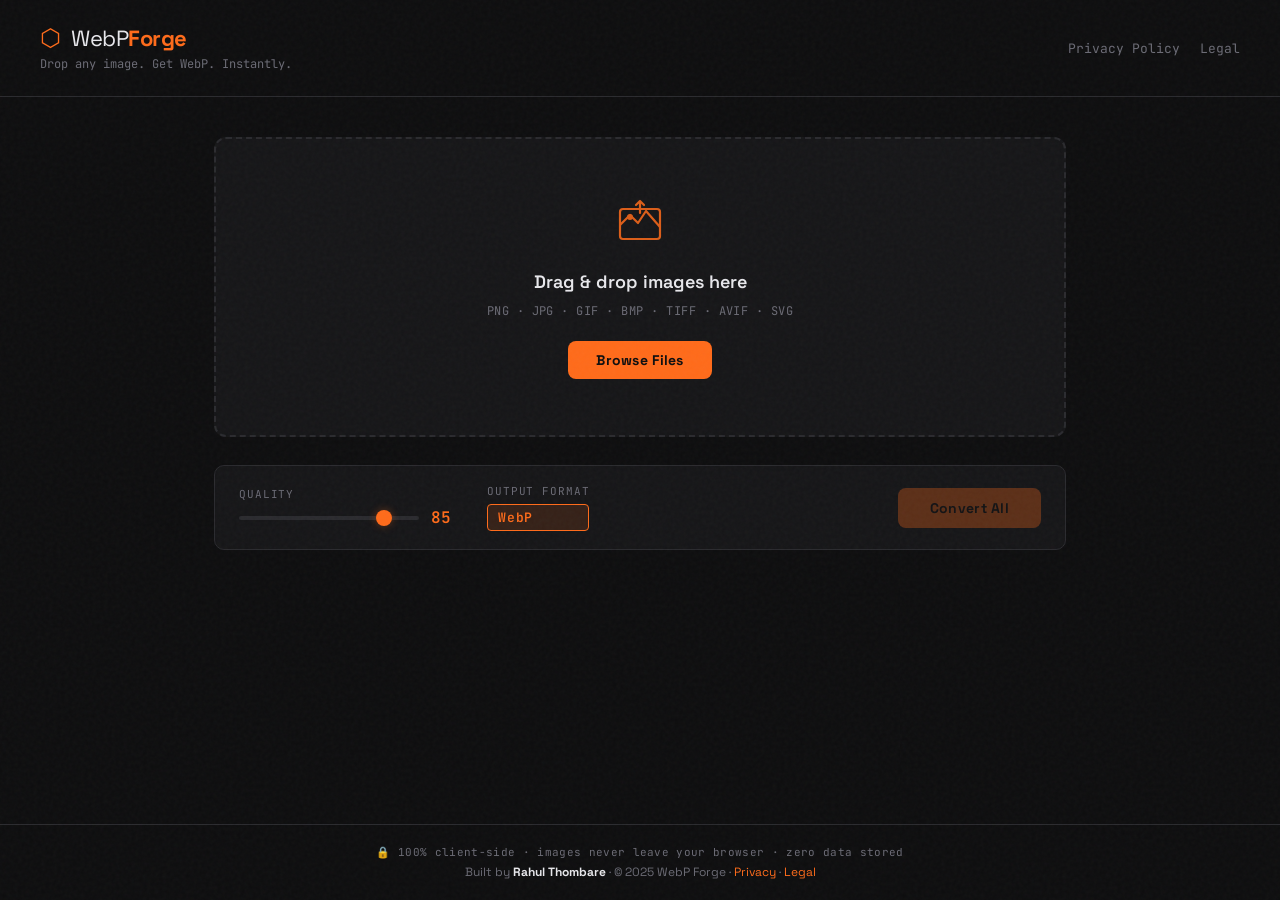
<file: webp-converter/index.html>
<!DOCTYPE html>
<html lang="en">
<head>
  <meta charset="UTF-8" />
  <meta name="viewport" content="width=device-width, initial-scale=1.0" />
  <title>WebP Forge — Image to WebP Converter</title>
  <meta name="description" content="Free client-side image to WebP converter. No uploads. No data stored. Built by Rahul Thombare." />
  <link rel="stylesheet" href="style.css" />
</head>
<body>

  <div class="grain"></div>

  <header>
    <div class="header-left">
      <div class="logo">
        <span class="logo-icon">⬡</span>
        <span class="logo-text">WebP<strong>Forge</strong></span>
      </div>
      <p class="tagline">Drop any image. Get WebP. Instantly.</p>
    </div>
    <nav class="header-nav">
      <a href="privacy.html">Privacy Policy</a>
      <a href="legal.html">Legal</a>
    </nav>
  </header>

  <main>

    <!-- Drop Zone -->
    <section class="drop-zone" id="dropZone">
      <div class="drop-inner">
        <div class="drop-icon">
          <svg width="52" height="52" viewBox="0 0 52 52" fill="none" xmlns="http://www.w3.org/2000/svg">
            <rect x="6" y="14" width="40" height="30" rx="3" stroke="currentColor" stroke-width="2.2"/>
            <path d="M6 30l10-10 8 8 8-12 14 16" stroke="currentColor" stroke-width="2.2" stroke-linejoin="round"/>
            <circle cx="16" cy="22" r="3" fill="currentColor"/>
            <path d="M26 6v12M22 10l4-4 4 4" stroke="currentColor" stroke-width="2.2" stroke-linecap="round" stroke-linejoin="round"/>
          </svg>
        </div>
        <p class="drop-label">Drag &amp; drop images here</p>
        <p class="drop-sub">PNG · JPG · GIF · BMP · TIFF · AVIF · SVG</p>
        <!-- FIX: label[for] handles the click — no JS needed, no conflict -->
        <label class="btn-browse" for="fileInput">Browse Files</label>
        <input type="file" id="fileInput" accept="image/*" multiple hidden />
      </div>
    </section>

    <!-- Controls -->
    <section class="controls-bar" id="controlsBar">
      <div class="control-group">
        <label for="quality">Quality</label>
        <div class="slider-row">
          <input type="range" id="quality" min="10" max="100" value="85" />
          <span class="quality-val" id="qualityVal">85</span>
        </div>
      </div>
      <div class="control-group">
        <label>Output Format</label>
        <div class="format-badge">WebP</div>
      </div>
      <button class="btn-convert" id="convertAll" disabled>Convert All</button>
    </section>

    <!-- Results -->
    <section class="results" id="results"></section>

    <!-- Download All -->
    <div class="download-all-wrap" id="downloadAllWrap" style="display:none;">
      <button class="btn-download-all" id="downloadAll">⬇ Download All as ZIP</button>
      <p class="size-saved" id="sizeSaved"></p>
    </div>

  </main>

  <footer>
    <div class="footer-inner">
      <p class="footer-privacy">🔒 100% client-side · images never leave your browser · zero data stored</p>
      <p class="footer-credit">Built by <strong>Rahul Thombare</strong> · © 2025 WebP Forge · <a href="privacy.html">Privacy</a> · <a href="legal.html">Legal</a></p>
    </div>
  </footer>

  <script src="script.js"></script>
</body>
</html>
</file>
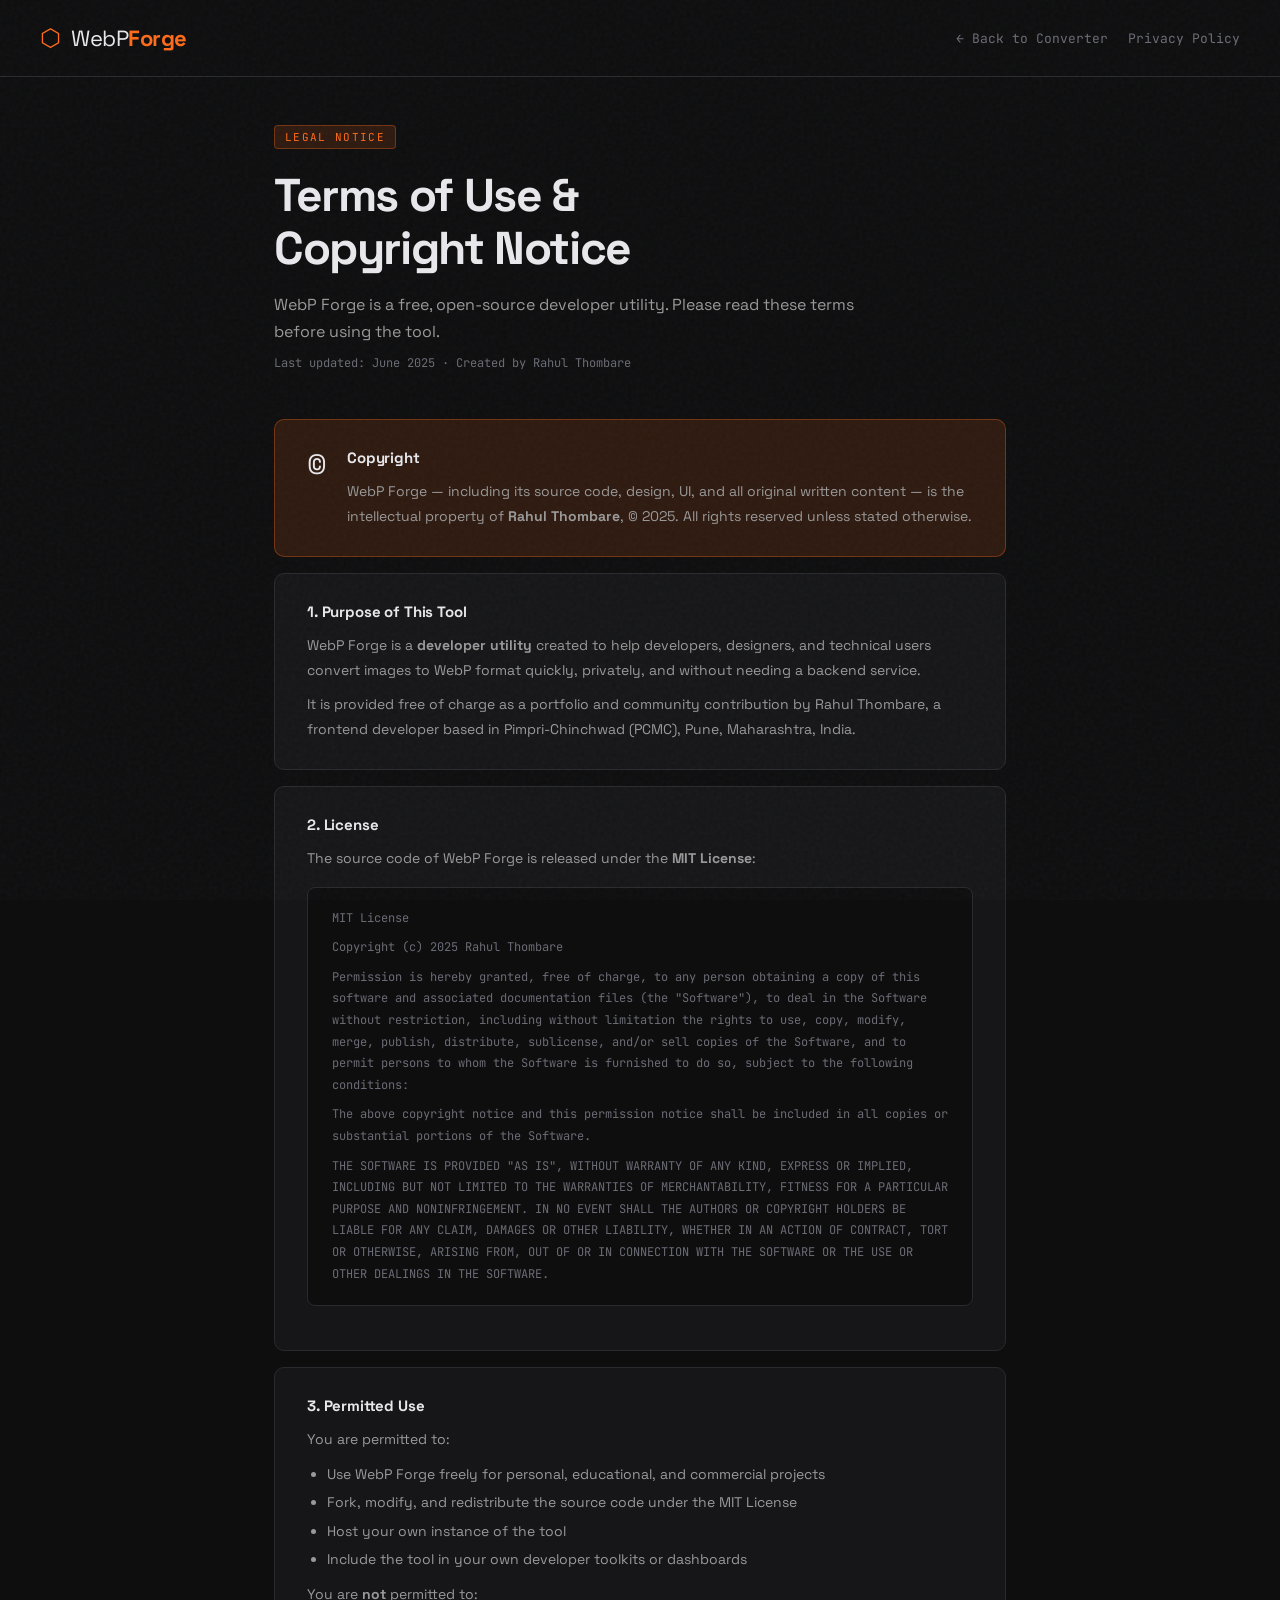
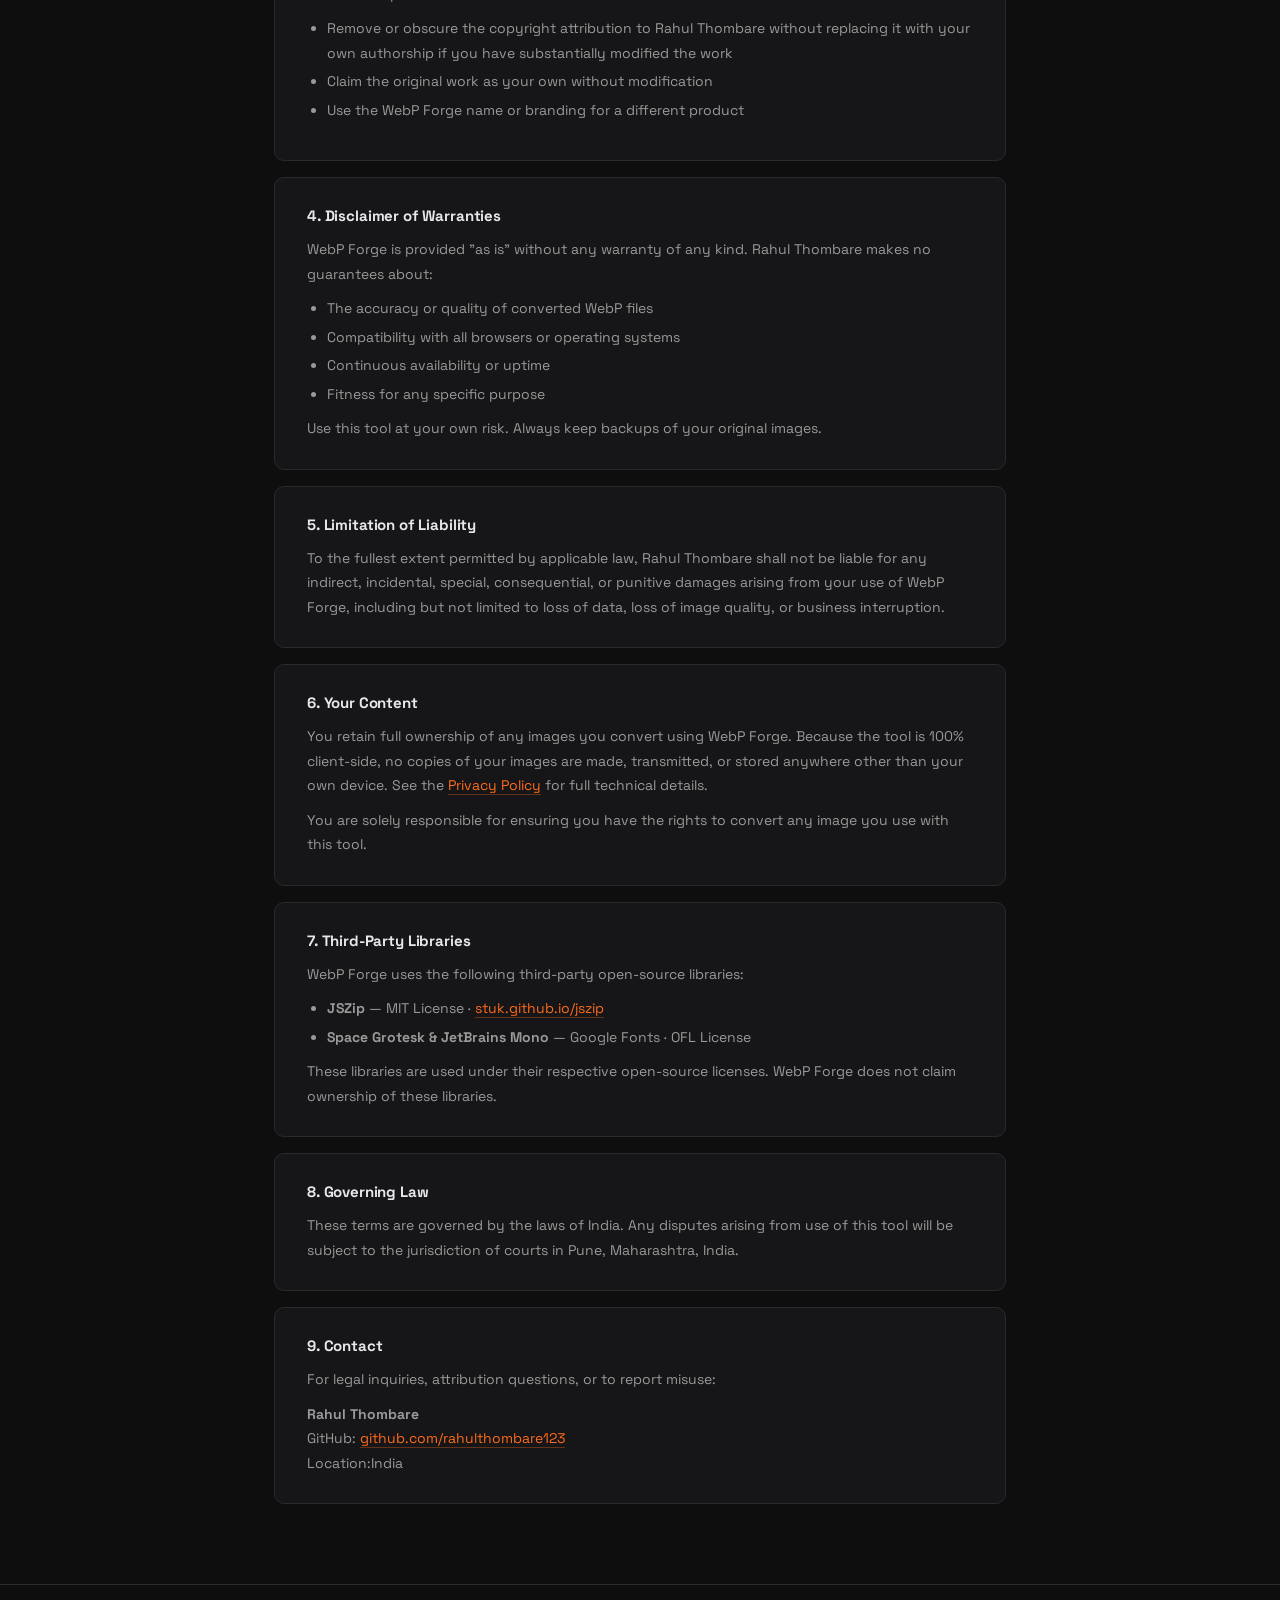
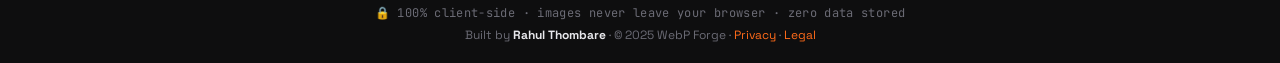
<file: webp-converter/legal.html>
<!DOCTYPE html>
<html lang="en">
<head>
  <meta charset="UTF-8" />
  <meta name="viewport" content="width=device-width, initial-scale=1.0" />
  <title>Legal — WebP Forge</title>
  <link rel="stylesheet" href="style.css" />
  <link rel="stylesheet" href="legal.css" />
</head>
<body>
  <div class="grain"></div>

  <header>
    <div class="header-left">
      <div class="logo">
        <a href="index.html" style="text-decoration:none;display:flex;align-items:center;gap:10px;">
          <span class="logo-icon">⬡</span>
          <span class="logo-text">WebP<strong>Forge</strong></span>
        </a>
      </div>
    </div>
    <nav class="header-nav">
      <a href="index.html">← Back to Converter</a>
      <a href="privacy.html">Privacy Policy</a>
    </nav>
  </header>

  <div class="legal-page">
    <div class="legal-hero">
      <span class="legal-tag">Legal Notice</span>
      <h1>Terms of Use &amp;<br>Copyright Notice</h1>
      <p class="legal-lead">WebP Forge is a free, open-source developer utility. Please read these terms before using the tool.</p>
      <p class="legal-date">Last updated: June 2025 · Created by Rahul Thombare</p>
    </div>

    <div class="legal-body">

      <div class="policy-card highlight-card">
        <div class="policy-icon">©</div>
        <div>
          <h2>Copyright</h2>
          <p>WebP Forge — including its source code, design, UI, and all original written content — is the intellectual property of <strong>Rahul Thombare</strong>, © 2025. All rights reserved unless stated otherwise.</p>
        </div>
      </div>

      <div class="policy-card">
        <h2>1. Purpose of This Tool</h2>
        <p>WebP Forge is a <strong>developer utility</strong> created to help developers, designers, and technical users convert images to WebP format quickly, privately, and without needing a backend service.</p>
        <p>It is provided free of charge as a portfolio and community contribution by Rahul Thombare, a frontend developer based in Pimpri-Chinchwad (PCMC), Pune, Maharashtra, India.</p>
      </div>

      <div class="policy-card">
        <h2>2. License</h2>
        <p>The source code of WebP Forge is released under the <strong>MIT License</strong>:</p>
        <div class="code-block">
          <p>MIT License</p>
          <p>Copyright (c) 2025 Rahul Thombare</p>
          <p>Permission is hereby granted, free of charge, to any person obtaining a copy of this software and associated documentation files (the "Software"), to deal in the Software without restriction, including without limitation the rights to use, copy, modify, merge, publish, distribute, sublicense, and/or sell copies of the Software, and to permit persons to whom the Software is furnished to do so, subject to the following conditions:</p>
          <p>The above copyright notice and this permission notice shall be included in all copies or substantial portions of the Software.</p>
          <p>THE SOFTWARE IS PROVIDED "AS IS", WITHOUT WARRANTY OF ANY KIND, EXPRESS OR IMPLIED, INCLUDING BUT NOT LIMITED TO THE WARRANTIES OF MERCHANTABILITY, FITNESS FOR A PARTICULAR PURPOSE AND NONINFRINGEMENT. IN NO EVENT SHALL THE AUTHORS OR COPYRIGHT HOLDERS BE LIABLE FOR ANY CLAIM, DAMAGES OR OTHER LIABILITY, WHETHER IN AN ACTION OF CONTRACT, TORT OR OTHERWISE, ARISING FROM, OUT OF OR IN CONNECTION WITH THE SOFTWARE OR THE USE OR OTHER DEALINGS IN THE SOFTWARE.</p>
        </div>
      </div>

      <div class="policy-card">
        <h2>3. Permitted Use</h2>
        <p>You are permitted to:</p>
        <ul>
          <li>Use WebP Forge freely for personal, educational, and commercial projects</li>
          <li>Fork, modify, and redistribute the source code under the MIT License</li>
          <li>Host your own instance of the tool</li>
          <li>Include the tool in your own developer toolkits or dashboards</li>
        </ul>
        <p>You are <strong>not</strong> permitted to:</p>
        <ul>
          <li>Remove or obscure the copyright attribution to Rahul Thombare without replacing it with your own authorship if you have substantially modified the work</li>
          <li>Claim the original work as your own without modification</li>
          <li>Use the WebP Forge name or branding for a different product</li>
        </ul>
      </div>

      <div class="policy-card">
        <h2>4. Disclaimer of Warranties</h2>
        <p>WebP Forge is provided "as is" without any warranty of any kind. Rahul Thombare makes no guarantees about:</p>
        <ul>
          <li>The accuracy or quality of converted WebP files</li>
          <li>Compatibility with all browsers or operating systems</li>
          <li>Continuous availability or uptime</li>
          <li>Fitness for any specific purpose</li>
        </ul>
        <p>Use this tool at your own risk. Always keep backups of your original images.</p>
      </div>

      <div class="policy-card">
        <h2>5. Limitation of Liability</h2>
        <p>To the fullest extent permitted by applicable law, Rahul Thombare shall not be liable for any indirect, incidental, special, consequential, or punitive damages arising from your use of WebP Forge, including but not limited to loss of data, loss of image quality, or business interruption.</p>
      </div>

      <div class="policy-card">
        <h2>6. Your Content</h2>
        <p>You retain full ownership of any images you convert using WebP Forge. Because the tool is 100% client-side, no copies of your images are made, transmitted, or stored anywhere other than your own device. See the <a href="privacy.html">Privacy Policy</a> for full technical details.</p>
        <p>You are solely responsible for ensuring you have the rights to convert any image you use with this tool.</p>
      </div>

      <div class="policy-card">
        <h2>7. Third-Party Libraries</h2>
        <p>WebP Forge uses the following third-party open-source libraries:</p>
        <ul>
          <li><strong>JSZip</strong> — MIT License · <a href="https://stuk.github.io/jszip/" target="_blank" rel="noopener">stuk.github.io/jszip</a></li>
          <li><strong>Space Grotesk &amp; JetBrains Mono</strong> — Google Fonts · OFL License</li>
        </ul>
        <p>These libraries are used under their respective open-source licenses. WebP Forge does not claim ownership of these libraries.</p>
      </div>

      <div class="policy-card">
        <h2>8. Governing Law</h2>
        <p>These terms are governed by the laws of India. Any disputes arising from use of this tool will be subject to the jurisdiction of courts in Pune, Maharashtra, India.</p>
      </div>

      <div class="policy-card">
        <h2>9. Contact</h2>
        <p>For legal inquiries, attribution questions, or to report misuse:</p>
        <p><strong>Rahul Thombare</strong><br/>
        GitHub: <a href="https://github.com/rahulthombare123" target="_blank" rel="noopener">github.com/rahulthombare123</a><br/>
        Location:India</p>
      </div>

    </div>
  </div>

  <footer>
    <div class="footer-inner">
      <p class="footer-privacy">🔒 100% client-side · images never leave your browser · zero data stored</p>
      <p class="footer-credit">Built by <strong>Rahul Thombare</strong> · © 2025 WebP Forge · <a href="privacy.html">Privacy</a> · <a href="legal.html">Legal</a></p>
    </div>
  </footer>
</body>
</html>
</file>
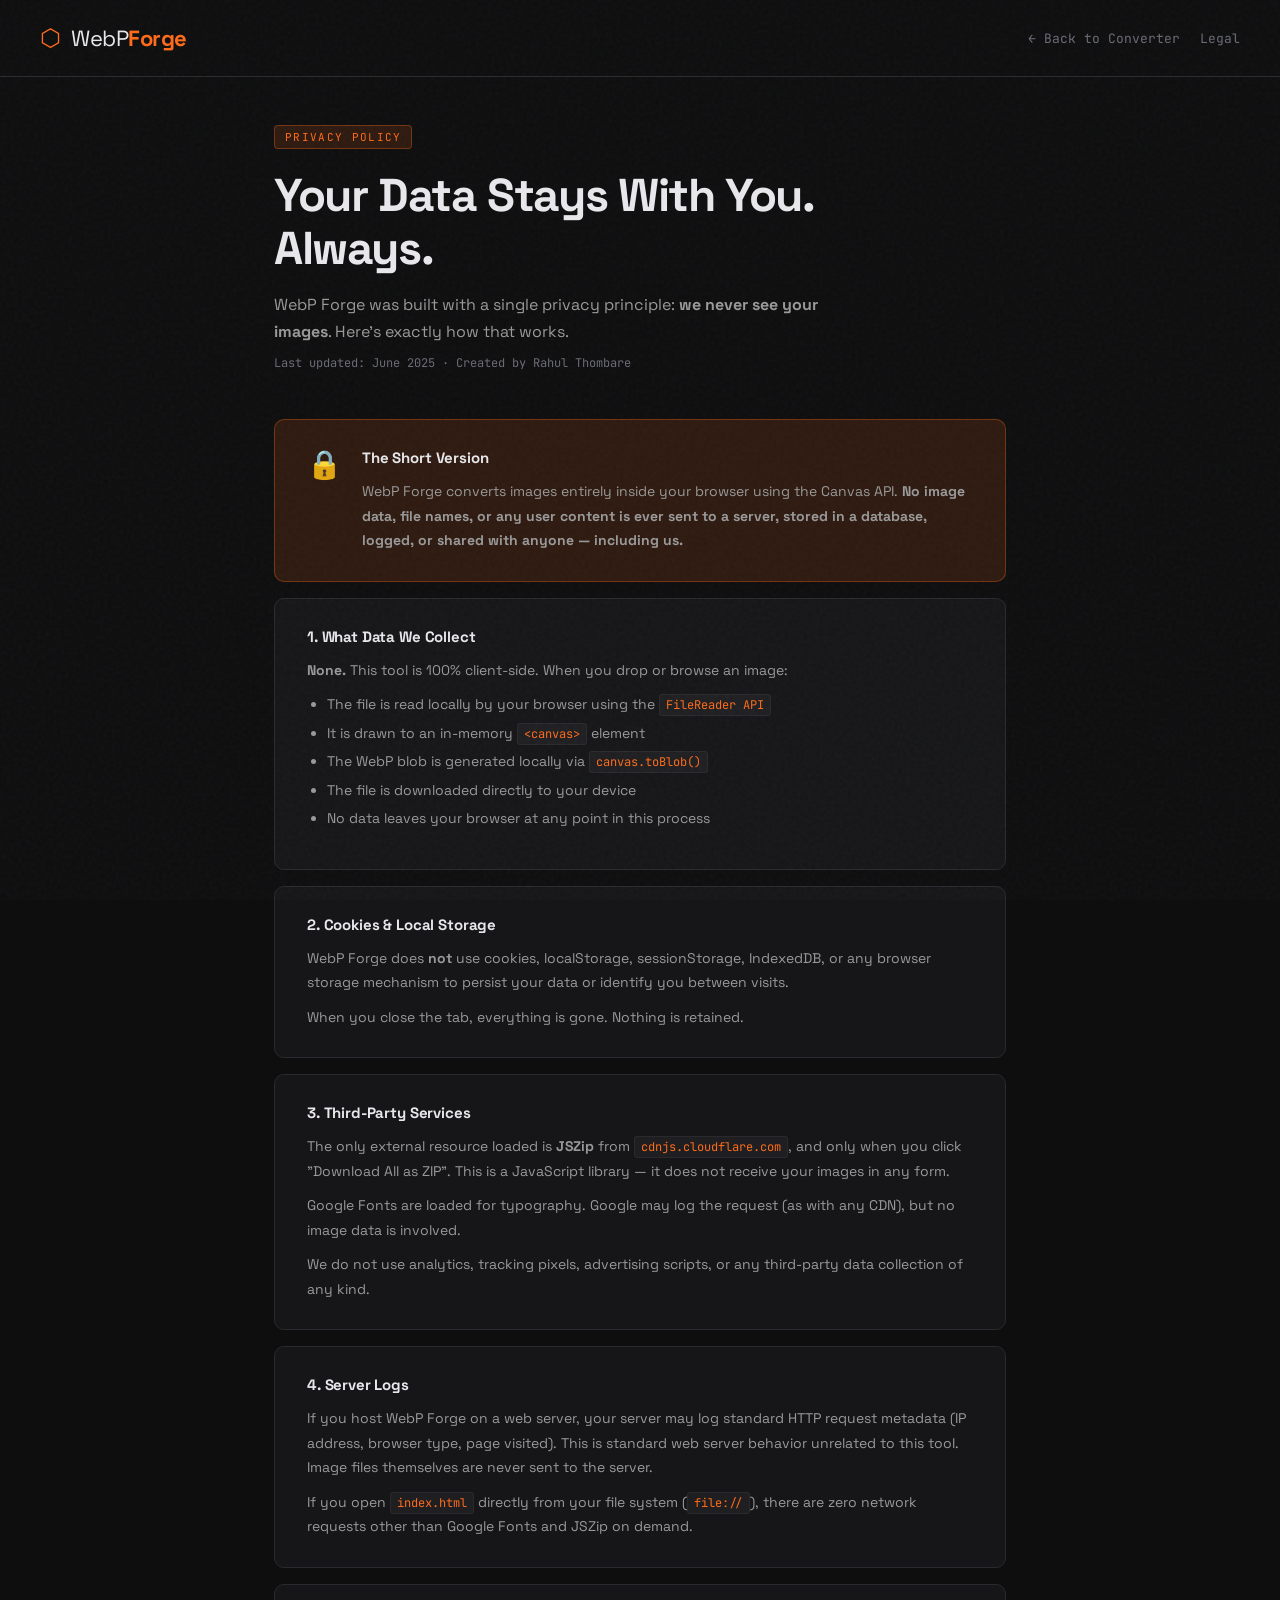
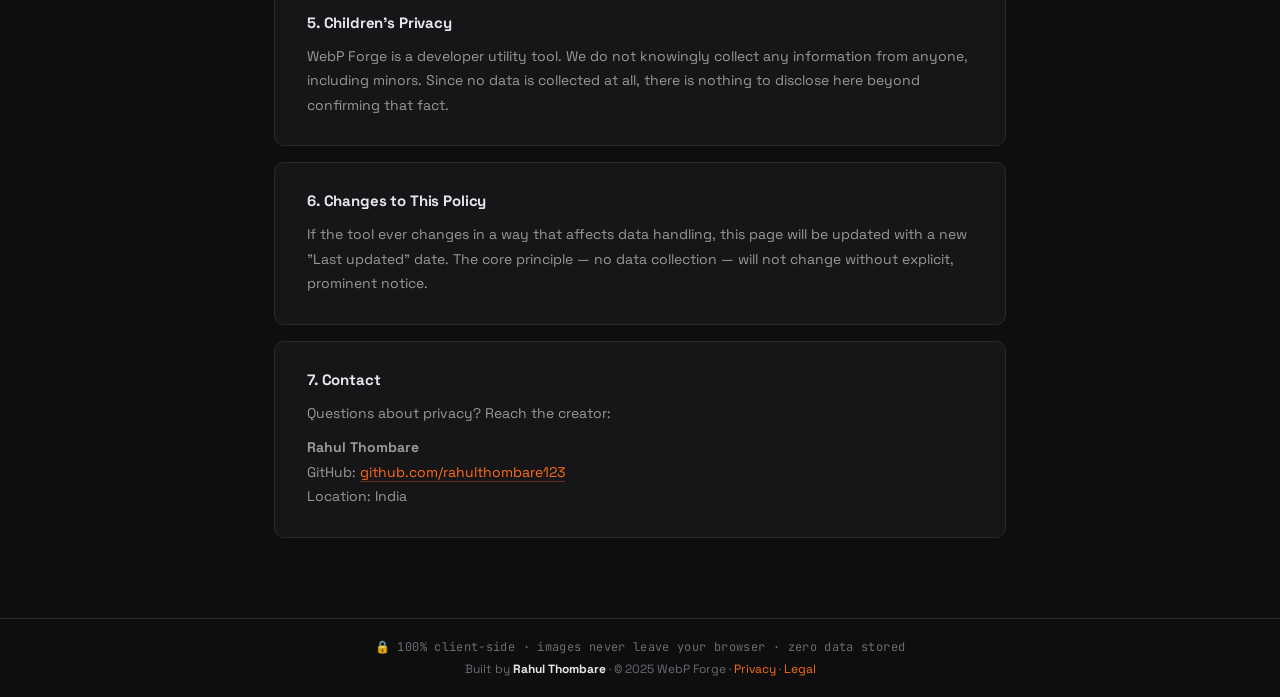
<file: webp-converter/privacy.html>
<!DOCTYPE html>
<html lang="en">
<head>
  <meta charset="UTF-8" />
  <meta name="viewport" content="width=device-width, initial-scale=1.0" />
  <title>Privacy Policy — WebP Forge</title>
  <link rel="stylesheet" href="style.css" />
  <link rel="stylesheet" href="legal.css" />
</head>
<body>
  <div class="grain"></div>

  <header>
    <div class="header-left">
      <div class="logo">
        <a href="index.html" style="text-decoration:none;display:flex;align-items:center;gap:10px;">
          <span class="logo-icon">⬡</span>
          <span class="logo-text">WebP<strong>Forge</strong></span>
        </a>
      </div>
    </div>
    <nav class="header-nav">
      <a href="index.html">← Back to Converter</a>
      <a href="legal.html">Legal</a>
    </nav>
  </header>

  <div class="legal-page">
    <div class="legal-hero">
      <span class="legal-tag">Privacy Policy</span>
      <h1>Your Data Stays With You.<br>Always.</h1>
      <p class="legal-lead">WebP Forge was built with a single privacy principle: <strong>we never see your images</strong>. Here's exactly how that works.</p>
      <p class="legal-date">Last updated: June 2025 · Created by Rahul Thombare</p>
    </div>

    <div class="legal-body">

      <div class="policy-card highlight-card">
        <div class="policy-icon">🔒</div>
        <div>
          <h2>The Short Version</h2>
          <p>WebP Forge converts images entirely inside your browser using the Canvas API. <strong>No image data, file names, or any user content is ever sent to a server, stored in a database, logged, or shared with anyone — including us.</strong></p>
        </div>
      </div>

      <div class="policy-card">
        <h2>1. What Data We Collect</h2>
        <p><strong>None.</strong> This tool is 100% client-side. When you drop or browse an image:</p>
        <ul>
          <li>The file is read locally by your browser using the <code>FileReader API</code></li>
          <li>It is drawn to an in-memory <code>&lt;canvas&gt;</code> element</li>
          <li>The WebP blob is generated locally via <code>canvas.toBlob()</code></li>
          <li>The file is downloaded directly to your device</li>
          <li>No data leaves your browser at any point in this process</li>
        </ul>
      </div>

      <div class="policy-card">
        <h2>2. Cookies & Local Storage</h2>
        <p>WebP Forge does <strong>not</strong> use cookies, localStorage, sessionStorage, IndexedDB, or any browser storage mechanism to persist your data or identify you between visits.</p>
        <p>When you close the tab, everything is gone. Nothing is retained.</p>
      </div>

      <div class="policy-card">
        <h2>3. Third-Party Services</h2>
        <p>The only external resource loaded is <strong>JSZip</strong> from <code>cdnjs.cloudflare.com</code>, and only when you click "Download All as ZIP". This is a JavaScript library — it does not receive your images in any form.</p>
        <p>Google Fonts are loaded for typography. Google may log the request (as with any CDN), but no image data is involved.</p>
        <p>We do not use analytics, tracking pixels, advertising scripts, or any third-party data collection of any kind.</p>
      </div>

      <div class="policy-card">
        <h2>4. Server Logs</h2>
        <p>If you host WebP Forge on a web server, your server may log standard HTTP request metadata (IP address, browser type, page visited). This is standard web server behavior unrelated to this tool. Image files themselves are never sent to the server.</p>
        <p>If you open <code>index.html</code> directly from your file system (<code>file://</code>), there are zero network requests other than Google Fonts and JSZip on demand.</p>
      </div>

      <div class="policy-card">
        <h2>5. Children's Privacy</h2>
        <p>WebP Forge is a developer utility tool. We do not knowingly collect any information from anyone, including minors. Since no data is collected at all, there is nothing to disclose here beyond confirming that fact.</p>
      </div>

      <div class="policy-card">
        <h2>6. Changes to This Policy</h2>
        <p>If the tool ever changes in a way that affects data handling, this page will be updated with a new "Last updated" date. The core principle — no data collection — will not change without explicit, prominent notice.</p>
      </div>

      <div class="policy-card">
        <h2>7. Contact</h2>
        <p>Questions about privacy? Reach the creator:</p>
        <p><strong>Rahul Thombare</strong><br/>
        GitHub: <a href="https://github.com/rahulthombare123" target="_blank" rel="noopener">github.com/rahulthombare123</a><br/>
        Location: India</p>
      </div>

    </div>
  </div>

  <footer>
    <div class="footer-inner">
      <p class="footer-privacy">🔒 100% client-side · images never leave your browser · zero data stored</p>
      <p class="footer-credit">Built by <strong>Rahul Thombare</strong> · © 2025 WebP Forge · <a href="privacy.html">Privacy</a> · <a href="legal.html">Legal</a></p>
    </div>
  </footer>
</body>
</html>
</file>
<file: webp-converter/style.css>
/* ============================================================
   WebP Forge — style.css
   Aesthetic: dark industrial workbench, orange forge accent
   ============================================================ */

@import url('https://fonts.googleapis.com/css2?family=Space+Grotesk:wght@400;500;600;700&family=JetBrains+Mono:wght@400;600&display=swap');

/* ── Tokens ── */
:root {
  --bg:          #0e0e0f;
  --surface:     #161618;
  --surface-2:   #1f1f22;
  --border:      #2a2a2e;
  --accent:      #ff6b1a;
  --accent-dim:  #ff6b1a22;
  --accent-glow: #ff6b1a55;
  --text:        #e8e8ec;
  --text-muted:  #6b6b75;
  --text-dim:    #999;
  --success:     #3ecf8e;
  --radius:      8px;
  --mono:        'JetBrains Mono', monospace;
  --sans:        'Space Grotesk', sans-serif;
}

*, *::before, *::after { box-sizing: border-box; margin: 0; padding: 0; }

html { scroll-behavior: smooth; }

body {
  background: var(--bg);
  color: var(--text);
  font-family: var(--sans);
  min-height: 100vh;
  display: flex;
  flex-direction: column;
  position: relative;
  overflow-x: hidden;
}

/* Grain texture overlay */
.grain {
  pointer-events: none;
  position: fixed;
  inset: 0;
  z-index: 999;
  opacity: 0.035;
  background-image: url("data:image/svg+xml,%3Csvg viewBox='0 0 256 256' xmlns='http://www.w3.org/2000/svg'%3E%3Cfilter id='noise'%3E%3CfeTurbulence type='fractalNoise' baseFrequency='0.9' numOctaves='4' stitchTiles='stitch'/%3E%3C/filter%3E%3Crect width='100%25' height='100%25' filter='url(%23noise)'/%3E%3C/svg%3E");
}

/* ── Header ── */
header {
  padding: 24px 40px;
  border-bottom: 1px solid var(--border);
  display: flex;
  align-items: center;
  gap: 20px;
  flex-wrap: wrap;
}

.header-left {
  display: flex;
  flex-direction: column;
  gap: 4px;
}

.logo {
  display: flex;
  align-items: center;
  gap: 10px;
}

.logo-icon {
  font-size: 24px;
  color: var(--accent);
  line-height: 1;
}

.logo-text {
  font-size: 22px;
  font-weight: 400;
  letter-spacing: -0.5px;
  color: var(--text);
}
.logo-text strong {
  font-weight: 700;
  color: var(--accent);
}

.tagline {
  font-size: 12px;
  color: var(--text-muted);
  font-family: var(--mono);
}

.header-nav {
  display: flex;
  gap: 20px;
  align-items: center;
  margin-left: auto;
}
.header-nav a {
  font-size: 13px;
  font-family: var(--mono);
  color: var(--text-muted);
  text-decoration: none;
  transition: color 0.15s;
}
.header-nav a:hover { color: var(--accent); }

/* ── Main ── */
main {
  flex: 1;
  max-width: 900px;
  width: 100%;
  margin: 0 auto;
  padding: 40px 24px 60px;
  display: flex;
  flex-direction: column;
  gap: 28px;
}

/* ── Drop Zone ── */
.drop-zone {
  border: 2px dashed var(--border);
  border-radius: 12px;
  background: var(--surface);
  transition: border-color 0.2s, background 0.2s, box-shadow 0.2s;
  cursor: pointer;
  position: relative;
}

.drop-zone:hover,
.drop-zone.drag-over {
  border-color: var(--accent);
  background: var(--accent-dim);
  box-shadow: 0 0 32px var(--accent-glow);
}

.drop-inner {
  display: flex;
  flex-direction: column;
  align-items: center;
  justify-content: center;
  padding: 56px 24px;
  gap: 10px;
  text-align: center;
}

.drop-icon {
  color: var(--accent);
  margin-bottom: 8px;
  opacity: 0.85;
}

.drop-label {
  font-size: 18px;
  font-weight: 600;
  color: var(--text);
}

.drop-sub {
  font-size: 12px;
  font-family: var(--mono);
  color: var(--text-muted);
  letter-spacing: 0.04em;
}

.btn-browse {
  margin-top: 12px;
  padding: 10px 28px;
  background: var(--accent);
  color: #0e0e0f;
  font-family: var(--sans);
  font-size: 14px;
  font-weight: 700;
  border-radius: var(--radius);
  cursor: pointer;
  transition: opacity 0.15s, transform 0.1s;
  border: none;
  letter-spacing: 0.02em;
}
.btn-browse:hover { opacity: 0.88; transform: translateY(-1px); }
.btn-browse:active { transform: translateY(0); }

/* ── Controls Bar ── */
.controls-bar {
  display: flex;
  align-items: center;
  gap: 28px;
  background: var(--surface);
  border: 1px solid var(--border);
  border-radius: 10px;
  padding: 18px 24px;
  flex-wrap: wrap;
}

.control-group {
  display: flex;
  flex-direction: column;
  gap: 6px;
}

.control-group label {
  font-size: 11px;
  font-family: var(--mono);
  color: var(--text-muted);
  letter-spacing: 0.08em;
  text-transform: uppercase;
}

.slider-row {
  display: flex;
  align-items: center;
  gap: 12px;
}

input[type="range"] {
  -webkit-appearance: none;
  width: 180px;
  height: 4px;
  background: var(--border);
  border-radius: 2px;
  outline: none;
  cursor: pointer;
}
input[type="range"]::-webkit-slider-thumb {
  -webkit-appearance: none;
  width: 16px;
  height: 16px;
  border-radius: 50%;
  background: var(--accent);
  cursor: pointer;
  box-shadow: 0 0 8px var(--accent-glow);
  transition: transform 0.1s;
}
input[type="range"]::-webkit-slider-thumb:hover { transform: scale(1.2); }

.quality-val {
  font-family: var(--mono);
  font-weight: 600;
  font-size: 16px;
  color: var(--accent);
  min-width: 28px;
}

.format-badge {
  font-family: var(--mono);
  font-size: 13px;
  font-weight: 600;
  color: var(--accent);
  background: var(--accent-dim);
  border: 1px solid var(--accent);
  border-radius: 4px;
  padding: 4px 10px;
  letter-spacing: 0.06em;
}

.btn-convert {
  margin-left: auto;
  padding: 11px 32px;
  background: var(--accent);
  color: #0e0e0f;
  font-family: var(--sans);
  font-size: 14px;
  font-weight: 700;
  border: none;
  border-radius: var(--radius);
  cursor: pointer;
  transition: opacity 0.15s, transform 0.1s, box-shadow 0.2s;
  letter-spacing: 0.02em;
}
.btn-convert:hover:not(:disabled) {
  opacity: 0.88;
  transform: translateY(-1px);
  box-shadow: 0 4px 20px var(--accent-glow);
}
.btn-convert:disabled {
  opacity: 0.3;
  cursor: not-allowed;
}

/* ── Results Grid ── */
.results {
  display: grid;
  grid-template-columns: repeat(auto-fill, minmax(260px, 1fr));
  gap: 16px;
}

/* ── Card ── */
.card {
  background: var(--surface);
  border: 1px solid var(--border);
  border-radius: 10px;
  overflow: hidden;
  display: flex;
  flex-direction: column;
  transition: border-color 0.2s;
  animation: fadeUp 0.3s ease both;
}
.card:hover { border-color: var(--border); }
.card.done { border-color: var(--success); }

@keyframes fadeUp {
  from { opacity: 0; transform: translateY(12px); }
  to   { opacity: 1; transform: translateY(0); }
}

.card-thumb {
  width: 100%;
  height: 160px;
  object-fit: cover;
  background: var(--surface-2);
  display: block;
}

.card-thumb-placeholder {
  width: 100%;
  height: 160px;
  background: var(--surface-2);
  display: flex;
  align-items: center;
  justify-content: center;
  color: var(--text-muted);
  font-size: 32px;
}

.card-body {
  padding: 14px 16px;
  display: flex;
  flex-direction: column;
  gap: 6px;
  flex: 1;
}

.card-name {
  font-size: 13px;
  font-weight: 600;
  color: var(--text);
  white-space: nowrap;
  overflow: hidden;
  text-overflow: ellipsis;
}

.card-meta {
  display: flex;
  gap: 10px;
  font-size: 11px;
  font-family: var(--mono);
  color: var(--text-muted);
}

.card-meta .size-orig { color: var(--text-muted); }
.card-meta .size-new  { color: var(--success); font-weight: 600; }

.card-status {
  font-size: 11px;
  font-family: var(--mono);
  color: var(--text-muted);
  display: flex;
  align-items: center;
  gap: 6px;
}

.card-status.converting { color: var(--accent); }
.card-status.done       { color: var(--success); }
.card-status.error      { color: #ff4d4d; }

.card-progress {
  height: 3px;
  border-radius: 2px;
  background: var(--border);
  overflow: hidden;
  margin-top: 4px;
}

.card-progress-bar {
  height: 100%;
  border-radius: 2px;
  background: var(--accent);
  width: 0%;
  transition: width 0.4s ease;
}
.card.done .card-progress-bar { background: var(--success); width: 100%; }

.card-footer {
  padding: 0 16px 14px;
}

.btn-dl {
  width: 100%;
  padding: 8px;
  background: transparent;
  border: 1px solid var(--border);
  border-radius: var(--radius);
  color: var(--text);
  font-family: var(--sans);
  font-size: 13px;
  font-weight: 500;
  cursor: pointer;
  transition: border-color 0.15s, color 0.15s, background 0.15s;
  display: flex;
  align-items: center;
  justify-content: center;
  gap: 7px;
}
.btn-dl:hover {
  border-color: var(--success);
  color: var(--success);
  background: #3ecf8e0f;
}
.btn-dl:disabled {
  opacity: 0.35;
  cursor: not-allowed;
}

/* ── Download All ── */
.download-all-wrap {
  display: flex;
  align-items: center;
  gap: 20px;
  flex-wrap: wrap;
  justify-content: center;
  padding-top: 8px;
}

.btn-download-all {
  padding: 14px 44px;
  background: transparent;
  border: 2px solid var(--accent);
  color: var(--accent);
  font-family: var(--sans);
  font-size: 15px;
  font-weight: 700;
  border-radius: var(--radius);
  cursor: pointer;
  letter-spacing: 0.03em;
  transition: background 0.15s, color 0.15s, box-shadow 0.2s;
}
.btn-download-all:hover {
  background: var(--accent);
  color: #0e0e0f;
  box-shadow: 0 4px 24px var(--accent-glow);
}

.size-saved {
  font-size: 12px;
  font-family: var(--mono);
  color: var(--success);
}

/* ── Footer ── */
footer {
  border-top: 1px solid var(--border);
  padding: 20px 40px;
  text-align: center;
}
.footer-inner {
  display: flex;
  flex-direction: column;
  align-items: center;
  gap: 5px;
}
.footer-privacy {
  font-size: 11px;
  font-family: var(--mono);
  color: var(--text-muted);
  letter-spacing: 0.03em;
}
.footer-credit {
  font-size: 12px;
  color: var(--text-muted);
}
.footer-credit a {
  color: var(--accent);
  text-decoration: none;
}
.footer-credit strong { color: var(--text); }

/* ── Responsive ── */
@media (max-width: 600px) {
  header { padding: 18px 20px; gap: 10px; flex-direction: column; align-items: flex-start; }
  .header-nav { margin-left: 0; }
  main { padding: 28px 16px 48px; }
  .controls-bar { gap: 16px; }
  .btn-convert { margin-left: 0; width: 100%; }
  input[type="range"] { width: 140px; }
}
</file>
<file: webp-converter/legal.css>
/* ============================================================
   legal.css — shared styles for privacy.html & legal.html
   ============================================================ */

/* Header tweaks for legal pages */
.header-left { display: flex; flex-direction: column; gap: 4px; }

.header-nav {
  display: flex;
  gap: 20px;
  align-items: center;
  margin-left: auto;
}
.header-nav a {
  font-size: 13px;
  font-family: var(--mono);
  color: var(--text-muted);
  text-decoration: none;
  transition: color 0.15s;
}
.header-nav a:hover { color: var(--accent); }

/* Legal page layout */
.legal-page {
  max-width: 780px;
  margin: 0 auto;
  padding: 48px 24px 80px;
}

.legal-hero {
  margin-bottom: 48px;
}

.legal-tag {
  display: inline-block;
  font-family: var(--mono);
  font-size: 11px;
  letter-spacing: 0.12em;
  text-transform: uppercase;
  color: var(--accent);
  background: var(--accent-dim);
  border: 1px solid var(--accent-glow);
  border-radius: 4px;
  padding: 4px 10px;
  margin-bottom: 20px;
}

.legal-hero h1 {
  font-size: clamp(28px, 5vw, 46px);
  font-weight: 700;
  line-height: 1.15;
  letter-spacing: -0.03em;
  color: var(--text);
  margin-bottom: 16px;
}

.legal-lead {
  font-size: 16px;
  color: var(--text-dim);
  line-height: 1.7;
  max-width: 600px;
  margin-bottom: 10px;
}

.legal-date {
  font-family: var(--mono);
  font-size: 12px;
  color: var(--text-muted);
}

/* Policy cards */
.legal-body {
  display: flex;
  flex-direction: column;
  gap: 16px;
}

.policy-card {
  background: var(--surface);
  border: 1px solid var(--border);
  border-radius: 10px;
  padding: 28px 32px;
}

.policy-card.highlight-card {
  border-color: var(--accent-glow);
  background: var(--accent-dim);
  display: flex;
  gap: 20px;
  align-items: flex-start;
}

.policy-icon {
  font-size: 28px;
  line-height: 1;
  flex-shrink: 0;
  margin-top: 2px;
}

.policy-card h2 {
  font-size: 15px;
  font-weight: 700;
  color: var(--text);
  margin-bottom: 12px;
  letter-spacing: -0.01em;
}

.policy-card p {
  font-size: 14px;
  color: var(--text-dim);
  line-height: 1.75;
  margin-bottom: 10px;
}
.policy-card p:last-child { margin-bottom: 0; }

.policy-card ul {
  padding-left: 20px;
  margin: 10px 0;
}
.policy-card ul li {
  font-size: 14px;
  color: var(--text-dim);
  line-height: 1.75;
  margin-bottom: 4px;
}

.policy-card a {
  color: var(--accent);
  text-decoration: none;
  border-bottom: 1px solid var(--accent-glow);
  transition: border-color 0.15s;
}
.policy-card a:hover { border-color: var(--accent); }

.policy-card code {
  font-family: var(--mono);
  font-size: 12px;
  background: var(--surface-2);
  border: 1px solid var(--border);
  border-radius: 3px;
  padding: 2px 6px;
  color: var(--accent);
}

.code-block {
  background: var(--bg);
  border: 1px solid var(--border);
  border-radius: 8px;
  padding: 20px 24px;
  margin: 16px 0;
}
.code-block p {
  font-family: var(--mono);
  font-size: 12px;
  color: var(--text-muted);
  line-height: 1.8;
  margin-bottom: 8px;
}
.code-block p:last-child { margin-bottom: 0; }

/* Footer */
.footer-inner {
  display: flex;
  flex-direction: column;
  align-items: center;
  gap: 6px;
}
.footer-privacy {
  font-size: 12px;
  font-family: var(--mono);
  color: var(--text-muted);
  letter-spacing: 0.03em;
}
.footer-credit {
  font-size: 12px;
  color: var(--text-muted);
}
.footer-credit a {
  color: var(--accent);
  text-decoration: none;
}
.footer-credit strong {
  color: var(--text);
}

/* Responsive */
@media (max-width: 600px) {
  .legal-page { padding: 32px 16px 60px; }
  .policy-card { padding: 20px; }
  .policy-card.highlight-card { flex-direction: column; gap: 12px; }
  .header-nav { display: none; }
}
</file>
